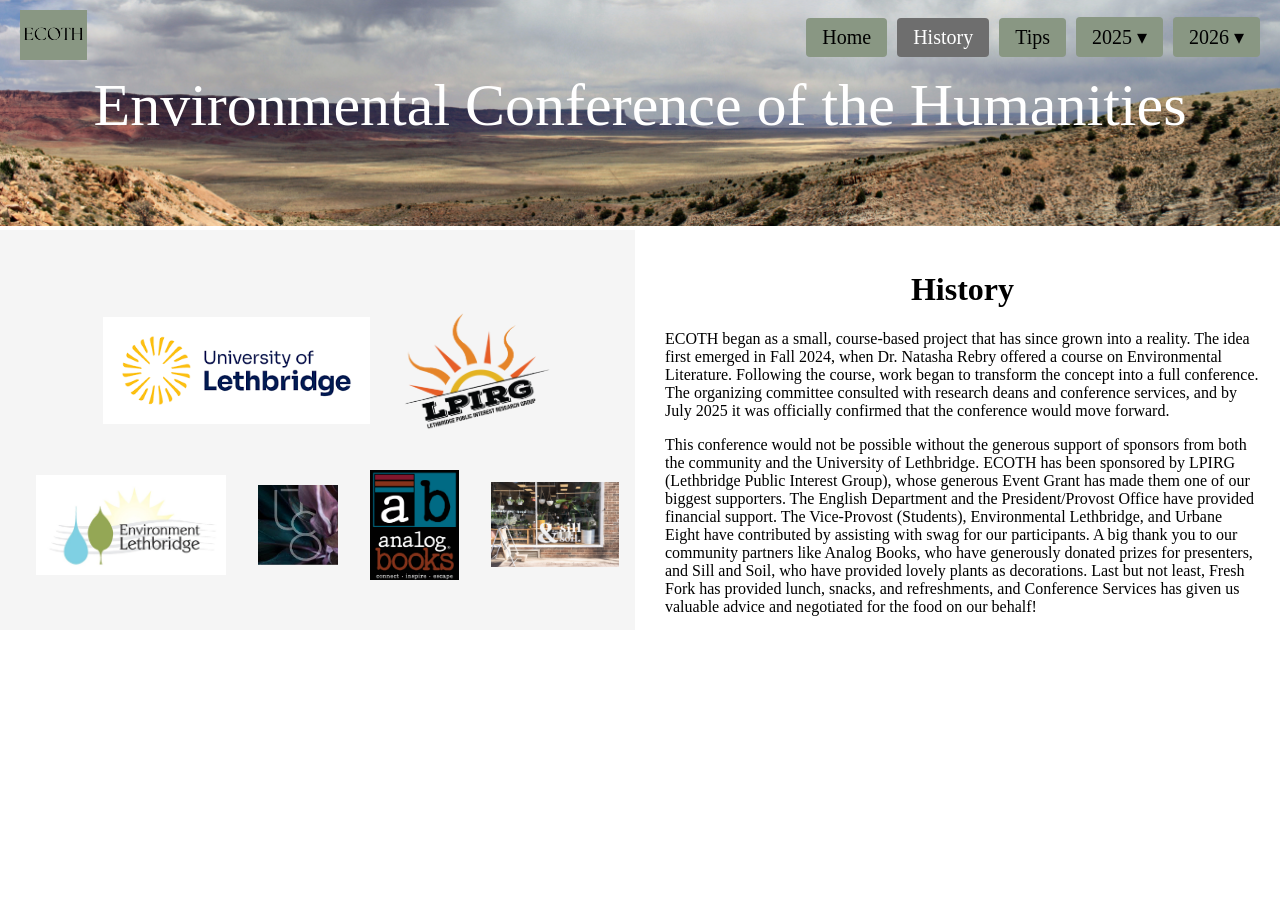
<file: history.html>
<!DOCTYPE html>
<html lang="en">
<head>
    <meta charset="UTF-8">
    <meta name="viewport" content="width=device-width, initial-scale=1.0">
    <title>Environmental Conference of the Humanities</title>
    <link rel="stylesheet" href="/main.css">
    <link rel="icon" type="image/x-icon" href="/img/tree.ico">
</head>
<body>

<header class="header">
  <!-- Header Image -->
  <div class="header-image-wrapper">
    <img src="/img/head_short.png" alt="" class="header-image">
  </div>

  <!-- Navigation Bar (shared across the hub and every conference year) -->
  <nav class="navbar">
    <a href="/" class="logo">
      <img src="/img/ecoth_simple.png" alt="ECOTH Home">
    </a>

    <!-- MOBILE-ONLY HAMBURGER (CSS-only) -->
    <input type="checkbox" id="menu-toggle" class="menu-toggle">
    <label for="menu-toggle" class="hamburger-icon" aria-label="Toggle navigation" aria-controls="mobile-menu">☰</label>

    <div class="hamburger-menu" id="mobile-menu" aria-label="Mobile">
      <a href="/">Home</a>
      <a href="/history.html" class="active" aria-current="page">History</a>
      <a href="/tips.html">Tips</a>
      <span class="menu-heading">ECOTH 2025</span>
      <a href="/ECOTH2025/index.html" class="sub">Overview</a>
      <a href="/ECOTH2025/papers.html" class="sub">Call for Papers</a>
      <a href="/ECOTH2025/program.html" class="sub">Program</a>
      <a href="/ECOTH2025/photos.html" class="sub">Photos</a>
      <span class="menu-heading">ECOTH 2026</span>
      <a href="/ECOTH2026/index.html" class="sub">Overview</a>
      <a href="/ECOTH2026/papers.html" class="sub">Call for Papers</a>
      <a href="/ECOTH2026/program.html" class="sub">Program</a>
      <a href="/ECOTH2026/photos.html" class="sub">Photos</a>
    </div>

    <!-- Desktop buttons; each year opens a dropdown of its pages -->
    <div class="nav-buttons">
      <a href="/">Home</a>
      <a href="/history.html" class="active" aria-current="page">History</a>
      <a href="/tips.html">Tips</a>
      <div class="dropdown">
        <button type="button" class="dropdown-toggle" aria-haspopup="true">2025 ▾</button>
        <div class="dropdown-menu">
          <a href="/ECOTH2025/index.html">Overview</a>
          <a href="/ECOTH2025/papers.html">Call for Papers</a>
          <a href="/ECOTH2025/program.html">Program</a>
          <a href="/ECOTH2025/photos.html">Photos</a>
        </div>
      </div>
      <div class="dropdown">
        <button type="button" class="dropdown-toggle" aria-haspopup="true">2026 ▾</button>
        <div class="dropdown-menu">
          <a href="/ECOTH2026/index.html">Overview</a>
          <a href="/ECOTH2026/papers.html">Call for Papers</a>
          <a href="/ECOTH2026/program.html">Program</a>
          <a href="/ECOTH2026/photos.html">Photos</a>
        </div>
      </div>
    </div>
  </nav>

  <p class="header-text">Environmental Conference of the Humanities</p>
</header>

    <!-- Main Container for Left and Right Columns -->
    <div class="container">
        <!-- Left Column -->
        <div class="left">
            <div class="sponsor-logos">
              <img src="img/uleth.png" alt="University of Lethbridge">
              <img src="img/lpirg.png" alt="LPIRG">
              <img src="img/el.jpg" alt="Environmental Lethbridge">
              <img src="img/urbane.jpeg" alt="Urbane Eight">
              <img src="img/analog.jpg" alt="Analog Books">
              <img src="img/sill.jpeg" alt="Sill and Soil">
            </div>
        </div>

        <!-- Right Column -->
        <div class="right">
            <!-- Project Information Section -->
            <div class="info">
                <h1>History</h1>
<p>
ECOTH began as a small, course-based project that has since grown into a reality. The idea first emerged in Fall 2024, when Dr. Natasha Rebry offered a course on Environmental Literature. Following the course, work began to transform the concept into a full conference. The organizing committee consulted with research deans and conference services, and by July 2025 it was officially confirmed that the conference would move forward.
</p>
<p>
This conference would not be possible without the generous support of sponsors from both the community and the University of Lethbridge. ECOTH has been sponsored by LPIRG (Lethbridge Public Interest Group), whose generous Event Grant has made them one of our biggest supporters. The English Department and the President/Provost Office have provided financial support. The Vice-Provost (Students), Environmental Lethbridge, and Urbane Eight have contributed by assisting with swag for our participants. A big thank you to our community partners like Analog Books, who have generously donated prizes for presenters, and Sill and Soil, who have provided lovely plants as decorations. Last but not least, Fresh Fork has provided lunch, snacks, and refreshments, and Conference Services has given us valuable advice and negotiated for the food on our behalf!
</p>

            </div>
            </div>  
        </div>    
    </div>
</body>
</html>
</file>
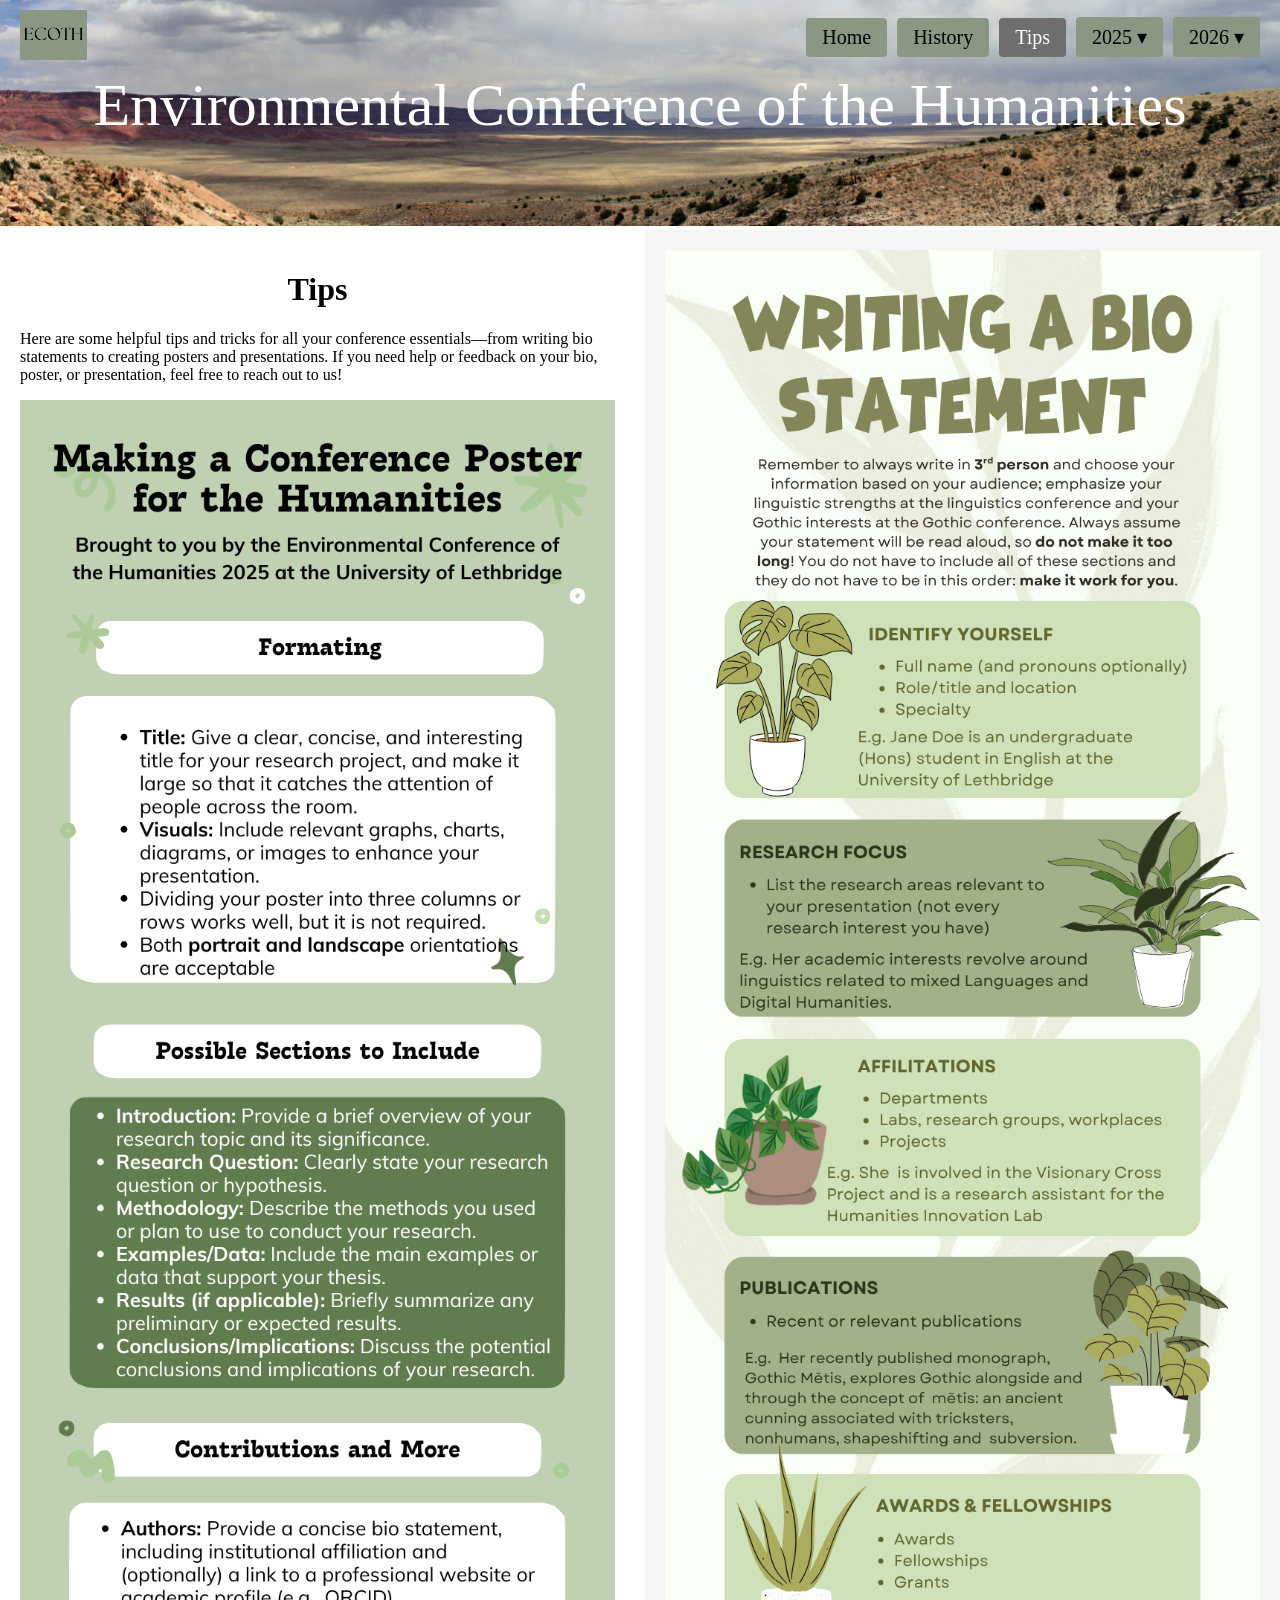
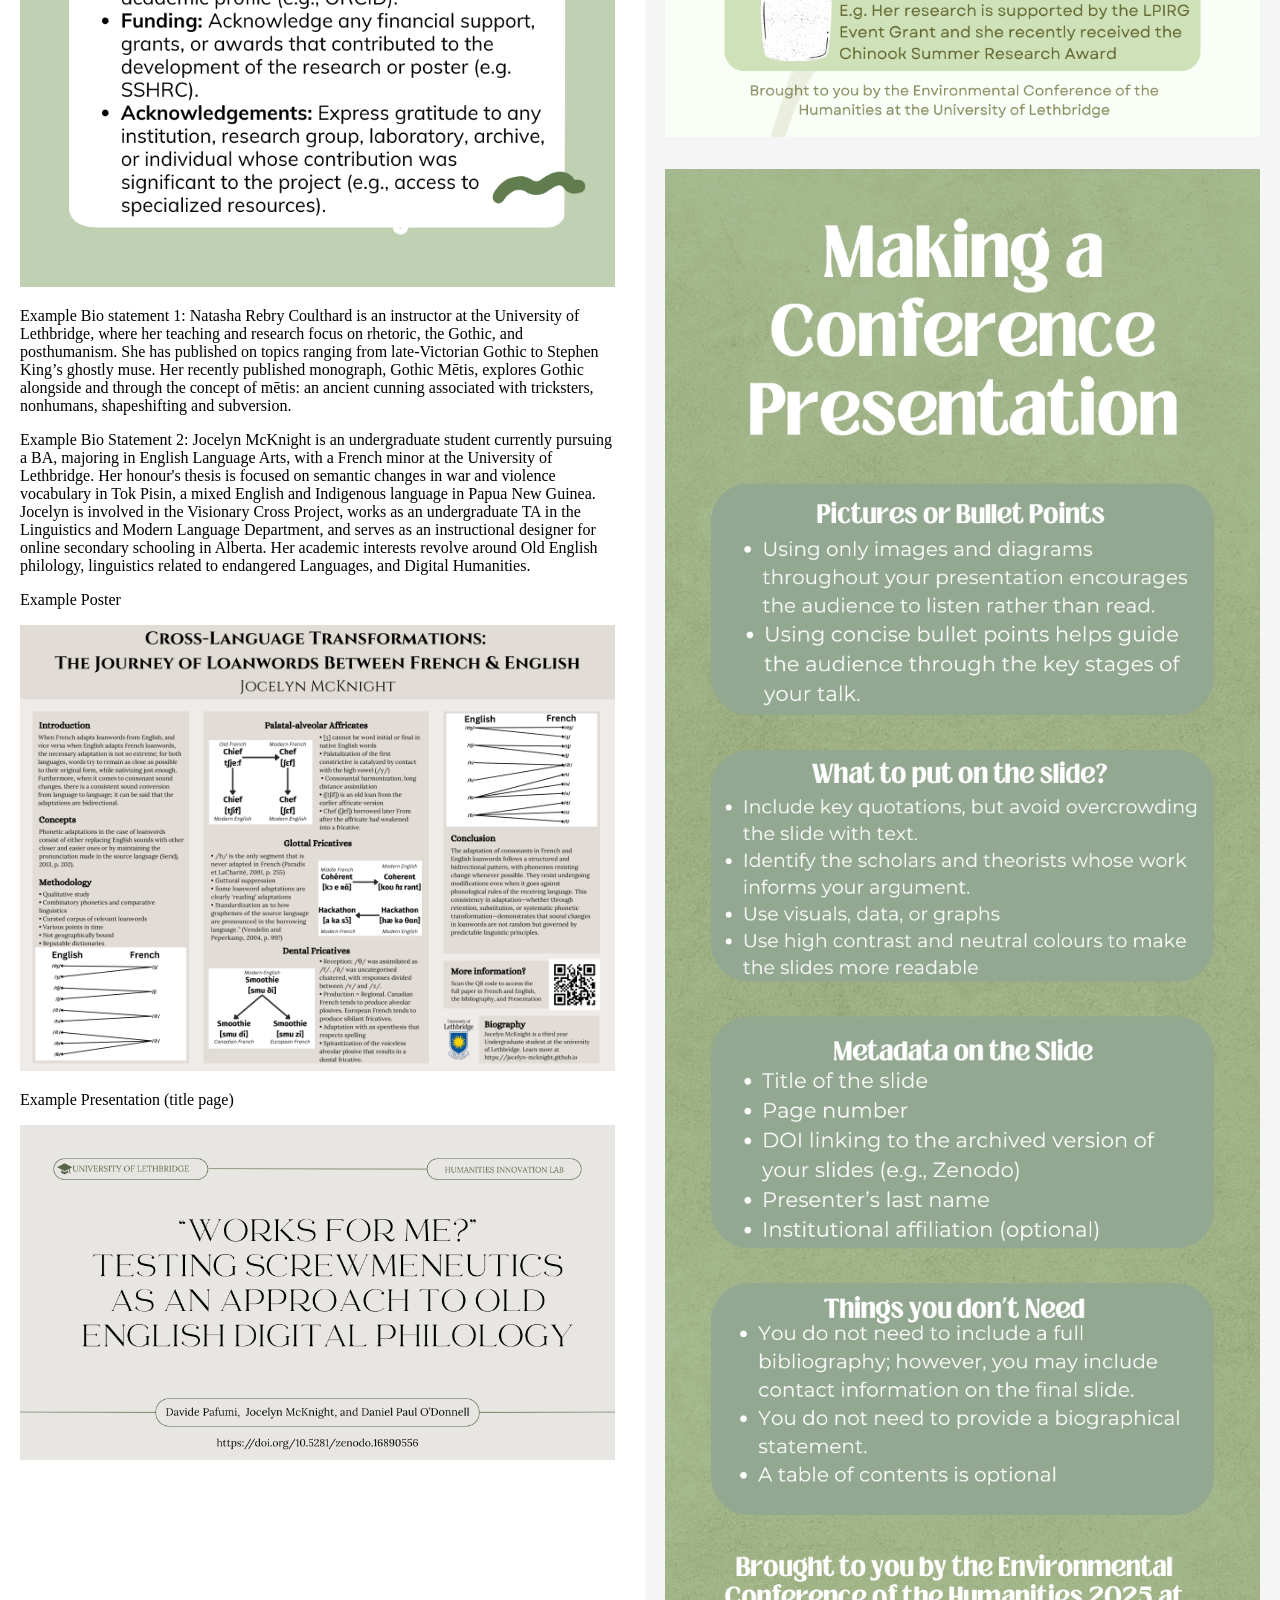
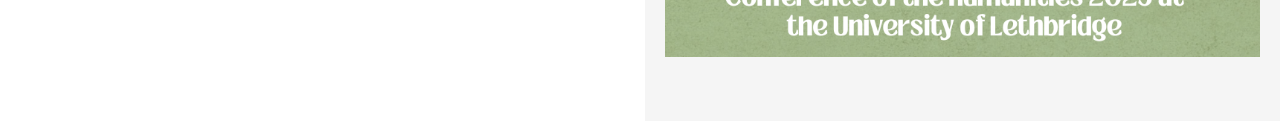
<file: tips.html>
<!DOCTYPE html>
<html lang="en">
<head>
    <meta charset="UTF-8">
    <meta name="viewport" content="width=device-width, initial-scale=1.0">
    <title>Environmental Conference of the Humanities</title>
    <link rel="stylesheet" href="/main.css">
    <link rel="icon" type="image/x-icon" href="/img/tree.ico">
</head>
<body>

<header class="header">
  <!-- Header Image -->
  <div class="header-image-wrapper">
    <img src="/img/head_short.png" alt="" class="header-image">
  </div>

  <!-- Navigation Bar (shared across the hub and every conference year) -->
  <nav class="navbar">
    <a href="/" class="logo">
      <img src="/img/ecoth_simple.png" alt="ECOTH Home">
    </a>

    <!-- MOBILE-ONLY HAMBURGER (CSS-only) -->
    <input type="checkbox" id="menu-toggle" class="menu-toggle">
    <label for="menu-toggle" class="hamburger-icon" aria-label="Toggle navigation" aria-controls="mobile-menu">☰</label>

    <div class="hamburger-menu" id="mobile-menu" aria-label="Mobile">
      <a href="/">Home</a>
      <a href="/history.html">History</a>
      <a href="/tips.html" class="active" aria-current="page">Tips</a>
      <span class="menu-heading">ECOTH 2025</span>
      <a href="/ECOTH2025/index.html" class="sub">Overview</a>
      <a href="/ECOTH2025/papers.html" class="sub">Call for Papers</a>
      <a href="/ECOTH2025/program.html" class="sub">Program</a>
      <a href="/ECOTH2025/photos.html" class="sub">Photos</a>
      <span class="menu-heading">ECOTH 2026</span>
      <a href="/ECOTH2026/index.html" class="sub">Overview</a>
      <a href="/ECOTH2026/papers.html" class="sub">Call for Papers</a>
      <a href="/ECOTH2026/program.html" class="sub">Program</a>
      <a href="/ECOTH2026/photos.html" class="sub">Photos</a>
    </div>

    <!-- Desktop buttons; each year opens a dropdown of its pages -->
    <div class="nav-buttons">
      <a href="/">Home</a>
      <a href="/history.html">History</a>
      <a href="/tips.html" class="active" aria-current="page">Tips</a>
      <div class="dropdown">
        <button type="button" class="dropdown-toggle" aria-haspopup="true">2025 ▾</button>
        <div class="dropdown-menu">
          <a href="/ECOTH2025/index.html">Overview</a>
          <a href="/ECOTH2025/papers.html">Call for Papers</a>
          <a href="/ECOTH2025/program.html">Program</a>
          <a href="/ECOTH2025/photos.html">Photos</a>
        </div>
      </div>
      <div class="dropdown">
        <button type="button" class="dropdown-toggle" aria-haspopup="true">2026 ▾</button>
        <div class="dropdown-menu">
          <a href="/ECOTH2026/index.html">Overview</a>
          <a href="/ECOTH2026/papers.html">Call for Papers</a>
          <a href="/ECOTH2026/program.html">Program</a>
          <a href="/ECOTH2026/photos.html">Photos</a>
        </div>
      </div>
    </div>
  </nav>

  <p class="header-text">Environmental Conference of the Humanities</p>
</header>

    <!-- Main Container for Left and Right Columns -->
    <div class="container flip">
        <!-- Left Column -->
        <div class="left">
            <img src="img/bio.png" alt="Project Image">
            <p></p>
          <img src="img/presentation.png" alt="Project Image">
            <p></p>
            <p></p>
        </div>

        <!-- Right Column -->
        <div class="right">
            <!-- Project Information Section -->
            <div class="info">
                <h1>Tips</h1>
              <p>Here are some helpful tips and tricks for all your conference essentials—from writing bio statements to creating posters and presentations. If you need help or feedback on your bio, poster, or presentation, feel free to reach out to us!</p>
              <img src="img/poster.png" alt="Project Image">
                            <p>Example Bio statement 1: Natasha Rebry Coulthard is an instructor at the University of Lethbridge, where her teaching and research focus on rhetoric, the Gothic, and posthumanism. She has published on topics ranging from late-Victorian Gothic to Stephen King’s ghostly muse. Her recently published monograph, Gothic Mētis, explores Gothic alongside and through the concept of mētis: an ancient cunning associated with tricksters, nonhumans, shapeshifting and subversion.</p>
            <p>Example Bio Statement 2: Jocelyn McKnight is an undergraduate student currently pursuing a BA, majoring in English Language Arts, with a French minor at the University of Lethbridge. Her honour's thesis is focused on semantic changes in war and violence vocabulary in Tok Pisin, a mixed English and Indigenous language in Papua New Guinea. Jocelyn is involved in the Visionary Cross Project, works as an undergraduate TA in the Linguistics and Modern Language Department, and serves as an instructional designer for online secondary schooling in Alberta. Her academic interests revolve around Old English philology, linguistics related to endangered Languages, and Digital Humanities.</p>
                <p>Example Poster</p>
                <img src="img/post_examp.png" alt="Project Image">
                <p>Example Presentation (title page)</p>
                <img src="img/pres_examp.png" alt="Project Image">
            </div>
            </div>  
        </div>    
    </div>
</body>
</html>
</file>
<file: main.css>
/* =========================================
   GLOBAL STYLES
   ========================================= */
body {
  font-family: 'Times New Roman', serif;
  margin: 0;
  padding: 0;
  box-sizing: border-box;
}

h1 {
  text-align: center;
}

/* ===== Layout container ===== */
.container {
  display: flex;
  flex-direction: row;
  gap: 10px;
  max-width: 100%;
  align-items: flex-start;
}

/* ===== Left Column ===== */
.left {
  flex: 1;
  max-width: 50%;
  display: flex;
  flex-direction: column;
  align-items: flex-start;
  justify-content: flex-start;
  background-color: #f5f5f5;
  padding: 20px 20px 0 20px;
  box-sizing: border-box;
  min-height: 400px;
}

.left img {
  width: 100%;
  height: auto;
  margin-top: 0;
}

/* ===== Right Column ===== */
.right {
  flex: 1;
  max-width: 50%;
  display: flex;
  flex-direction: column;
  align-items: flex-start;
  justify-content: flex-start;
  padding: 20px;
  box-sizing: border-box;
}

.right img {
  width: 100%;
  height: auto;
  margin-top: 0;
}

/* ===== Download Button ===== */
.download-button {
  display: inline-block;
  text-decoration: none;
  border: none;
  outline: none;
  cursor: pointer;
}

.download-button img {
  width: 15px;
  height: auto;
  transition: transform 0.2s ease-in-out;
}

.download-button img:hover {
  transform: scale(1.1);
}

.download-button img:active {
  transform: scale(0.95);
}

/* ===== Header ===== */
.header {
  position: relative;
  width: 100%;
  height: auto;
  text-align: center;
}

.header-image-wrapper {
  position: relative;
}

.header-image {
  width: 100%;
  height: auto;
}

/* ===== Navbar ===== */
.navbar {
  position: absolute;
  top: 0;
  left: 0;
  width: 100%;               /* ✅ always full width */
  box-sizing: border-box;    /* keep padding inside the 100% */
  display: flex;
  justify-content: space-between;
  align-items: center;
  padding: 10px 20px;
  z-index: 10;
}

.logo img {
  height: 50px;
  cursor: pointer;
}

/* ===== Desktop Navigation Buttons ===== */
.nav-buttons {
  display: flex;
  gap: 15px;
}

.nav-buttons a img {
  height: 50px;
  width: auto;
  cursor: pointer;
  transition: transform 0.2s ease-in-out, opacity 0.2s ease-in-out;
}

.nav-buttons a img:hover {
  transform: scale(1.1);
  opacity: 0.9;
}

.header-text {
  position: absolute;
  bottom: 20px;
  left: 50%;
  transform: translateX(-50%);
  color: white;
  padding: 10px 20px;
  border-radius: 5px;
  z-index: 2000;       /* keep above navbar */
  text-align: center;
  font-family: 'Times New Roman', serif;
  font-size: 60px;
  white-space: nowrap;
  pointer-events: none; /* so clicks pass through */
}

/* ===== Land Acknowledgement Block ===== */
.land-acknowledgement {
  max-width: 800px;
  margin: 2rem auto;
  padding: 1.5rem;
  line-height: 1.6;
  font-size: 1.05rem;
  font-style: italic;
  background-color: #f9f9f9;
  border-left: 4px solid #4a6b4a;
  border-radius: 4px;
}

/* =========================================
   RESPONSIVE LAYOUT ONLY (not nav)
   ========================================= */
@media (max-width: 768px) {
  .container {
    flex-direction: column-reverse; /* puts RIGHT column on TOP */
  }

  .left,
  .right {
    max-width: 100%;
    width: 100%;
    height: auto;
  }

  /* keep navbar positioned properly on phones */
  .navbar { padding: 10px 12px; }
}

/* =========================================
   HAMBURGER NAV SYSTEM (FINAL, WORKING)
   ========================================= */

/* Base: hide hamburger UI everywhere until mobile enables it */
.navbar .menu-toggle,
.navbar .hamburger-icon,
.navbar .hamburger-menu {
  display: none !important;
  visibility: hidden !important;
  pointer-events: none !important;
}

/* Desktop (>=769px): image buttons stay visible */
@media (min-width: 769px) {
  .navbar .nav-buttons { display: flex !important; }
}

/* Mobile (<=768px): show hamburger, hide image buttons */
@media (max-width: 768px) {

  /* hide desktop image buttons */
  .navbar .nav-buttons { display: none !important; }

  /* hide the checkbox itself */
  .navbar .menu-toggle {
    display: none !important;
    visibility: hidden !important;
  }

  /* show hamburger icon (right side) */
  .navbar .hamburger-icon {
    display: block !important;
    visibility: visible !important;
    pointer-events: auto !important;

    font-size: 32px;
    color: #fff;
    background: rgba(0,0,0,0.6);
    padding: 0.5rem 0.7rem;
    border-radius: 8px;
    position: absolute;
    top: 10px;
    right: 12px;
    z-index: 1001;
    line-height: 1;
    cursor: pointer;
  }

  /* dropdown menu (hidden until opened) */
  .navbar .hamburger-menu {
    display: none !important;
    visibility: visible !important;
    pointer-events: auto !important;

    position: absolute;
    top: 100%;
    left: 0;
    right: 0;
    width: 100%;
    background: rgba(0,0,0,0.75);
    backdrop-filter: blur(4px);
    padding: 12px;
    z-index: 1000;
    box-sizing: border-box;
  }

  /* reveal menu when checkbox is checked */
  .navbar .menu-toggle:checked + .hamburger-icon + .hamburger-menu {
    display: block !important;
  }

  .navbar .hamburger-menu a {
    display: block;
    color: #fff;
    text-decoration: none;
    padding: 0.7rem 1rem;
    margin-bottom: 0.6rem;
    border: 1px solid #fff;
    border-radius: 6px;
    background: #000;
    font-family: 'Times New Roman', serif;
    font-size: 1rem;
  }

  .navbar .hamburger-menu a:hover {
    background: #fff;
    color: #000;
  }

 .header { min-height: 260px; }

  .header .header-text {
    z-index: 2000;          /* stay above nav */
    top: 64px;              /* push it down below the hamburger */
    bottom: auto;           /* stop anchoring to the bottom */
    left: 50%;
    transform: translateX(-50%);
    font-size: clamp(22px, 6.5vw, 36px);
    line-height: 1.1;
    padding: 0 12px;
    white-space: normal;    /* allow wrapping */
    text-align: center;
  }
}

/* =========================================
   HUB: YEAR LINKS
   ========================================= */

/* Year cards on the landing page */
.year-cards {
  display: grid;
  grid-template-columns: repeat(auto-fit, minmax(200px, 1fr));
  gap: 16px;
  width: 100%;
  margin: 1rem 0 1.5rem;
}

.year-card {
  display: flex;
  flex-direction: column;
  text-decoration: none;
  color: #000;
  background: #f5f5f5;
  border-left: 4px solid #4a6b4a;
  border-radius: 4px;
  overflow: hidden;
  transition: transform 0.2s ease-in-out;
}

.year-card:hover {
  transform: scale(1.03);
}

.year-card img {
  width: 100%;
  aspect-ratio: 4 / 3;
  object-fit: cover;
}

.year-card-title {
  font-size: 1.4rem;
  padding: 10px 12px 2px;
}

.year-card-sub {
  font-style: italic;
  padding: 0 12px 12px;
}

/* Mobile: stretch the header photo to the header height so the
   white title sits on the image instead of a blank white band */
@media (max-width: 768px) {
  .header-image {
    display: block;
    height: 260px;
    object-fit: cover;
  }
}

/* Sponsor logos on the About page */
.sponsor-logos {
  display: flex;
  flex-wrap: wrap;
  align-items: center;
  justify-content: center;
  gap: 20px;
  width: 100%;
  margin-top: 1rem;
}

.right .sponsor-logos img {
  width: auto;
  height: 80px;
  max-width: 40%;
  object-fit: contain;
}

/* =========================================
   TEXT NAVIGATION (shared by hub and years)
   ========================================= */
.nav-buttons {
  align-items: center;
  gap: 10px;
}

.nav-buttons a {
  display: inline-block;
  padding: 8px 16px;
  background: #899783;
  color: #000;
  text-decoration: none;
  font-family: 'Times New Roman', serif;
  font-size: 20px;
  border-radius: 4px;
  transition: transform 0.2s ease-in-out, background 0.2s ease-in-out;
}

.nav-buttons a:hover {
  transform: scale(1.06);
  background: #b5b5b5;
}

.nav-buttons a.active,
.navbar .hamburger-menu a.active {
  background: #6e6e6e;
  color: #fff;
}

/* Single-column pages (hub home, coming-soon pages) */
.single {
  max-width: 1200px;
  margin: 0 auto;
  padding: 20px 40px;
  box-sizing: border-box;
}

.single h2 {
  text-align: center;
}

.coming-soon {
  text-align: center;
  min-height: 300px;
}

.coming-soon-tag {
  display: inline-block;
  font-size: 1.6rem;
  font-style: italic;
  padding: 8px 24px;
  border-left: 4px solid #4a6b4a;
  background: #f5f5f5;
}

/* History page: sponsor logos clustered in the left column, mixed sizes
   so they read as a group rather than a stack */
.left .sponsor-logos {
  flex-direction: row;
  flex-wrap: wrap;
  align-items: center;
  justify-content: center;
  gap: 24px 32px;
  padding: 30px 10px;
}

.left .sponsor-logos img {
  width: auto;
  height: 90px;
  max-width: 45%;
  object-fit: contain;
}

.left .sponsor-logos img:nth-child(1) { height: 120px; }  /* University of Lethbridge */
.left .sponsor-logos img:nth-child(2) { height: 150px; }  /* LPIRG */
.left .sponsor-logos img:nth-child(3) { height: 100px; }
.left .sponsor-logos img:nth-child(4) { height: 80px;  }
.left .sponsor-logos img:nth-child(5) { height: 110px; }
.left .sponsor-logos img:nth-child(6) { height: 85px;  }

/* Year dropdowns in the desktop nav */
.dropdown {
  position: relative;
}

.nav-buttons .dropdown-toggle {
  padding: 8px 16px;
  background: #899783;
  color: #000;
  border: none;
  border-radius: 4px;
  font-family: 'Times New Roman', serif;
  font-size: 20px;
  cursor: pointer;
  transition: background 0.2s ease-in-out;
}

.nav-buttons .dropdown-toggle:hover,
.dropdown:focus-within .dropdown-toggle {
  background: #b5b5b5;
}

.nav-buttons .dropdown-toggle.active {
  background: #6e6e6e;
  color: #fff;
}

.dropdown-menu {
  display: none;
  position: absolute;
  top: 100%;
  right: 0;
  min-width: 190px;
  padding-top: 6px;   /* hover bridge between button and menu */
  z-index: 3000;
}

.dropdown:hover .dropdown-menu,
.dropdown:focus-within .dropdown-menu {
  display: block;
}

.nav-buttons .dropdown-menu a {
  display: block;
  padding: 10px 16px;
  background: #f5f5f5;
  color: #000;
  font-size: 18px;
  text-align: left;
  border-radius: 0;
  border-left: 4px solid #899783;
  box-shadow: 0 2px 6px rgba(0,0,0,0.15);
}

.nav-buttons .dropdown-menu a:hover {
  transform: none;
  background: #e0e0e0;
}

.nav-buttons .dropdown-menu a.active {
  background: #6e6e6e;
  color: #fff;
  border-left-color: #6e6e6e;
}

/* Mobile menu: year headings with their pages indented underneath */
.navbar .hamburger-menu .menu-heading {
  display: block;
  color: #fff;
  font-family: 'Times New Roman', serif;
  font-style: italic;
  font-size: 1.05rem;
  margin: 0.9rem 0 0.4rem;
}

.navbar .hamburger-menu a.sub {
  margin-left: 1.2rem;
}

/* Keep the nav (and its dropdowns) above the header title */
.navbar {
  z-index: 2500;
}

/* =========================================
   PHOTO GALLERY
   ========================================= */
.gallery {
  max-width: 1200px;
  margin: 0 auto;
  padding: 0 20px 20px;
  display: grid;
  grid-template-columns: repeat(3, 1fr); /* 3 photos per row on large screens */
  gap: 16px;
}

/* On medium screens: 2 per row */
@media (max-width: 900px) {
  .gallery {
    grid-template-columns: repeat(2, 1fr);
  }
}

/* On small screens: 1 per row */
@media (max-width: 600px) {
  .gallery {
    grid-template-columns: 1fr;
  }
}

.gallery-item {
  position: relative;
  overflow: hidden;
  border-radius: 10px;
  background: #ddd;
  box-shadow: 0 2px 6px rgba(0,0,0,0.08);
}

.gallery-item img {
  width: 100%;
  height: 100%;
  object-fit: cover;
  display: block;
  transition: transform 0.3s ease, filter 0.3s ease;
}

.gallery-item:hover img {
  transform: scale(1.05);
  filter: brightness(1.05);
}

/* Flipped two-column pages (Tips): text on the left on desktop,
   and still first on phones */
.container.flip {
  flex-direction: row-reverse;
}

@media (max-width: 768px) {
  .container.flip {
    flex-direction: column-reverse;
  }
  .single {
    padding: 20px 16px;
  }
}

/* A single list flowing over two columns (2026 Call for Papers) */
ul.two-col {
  columns: 2;
  column-gap: 40px;
}

ul.two-col li {
  break-inside: avoid;
}

@media (max-width: 600px) {
  ul.two-col {
    columns: 1;
  }
}
</file>
